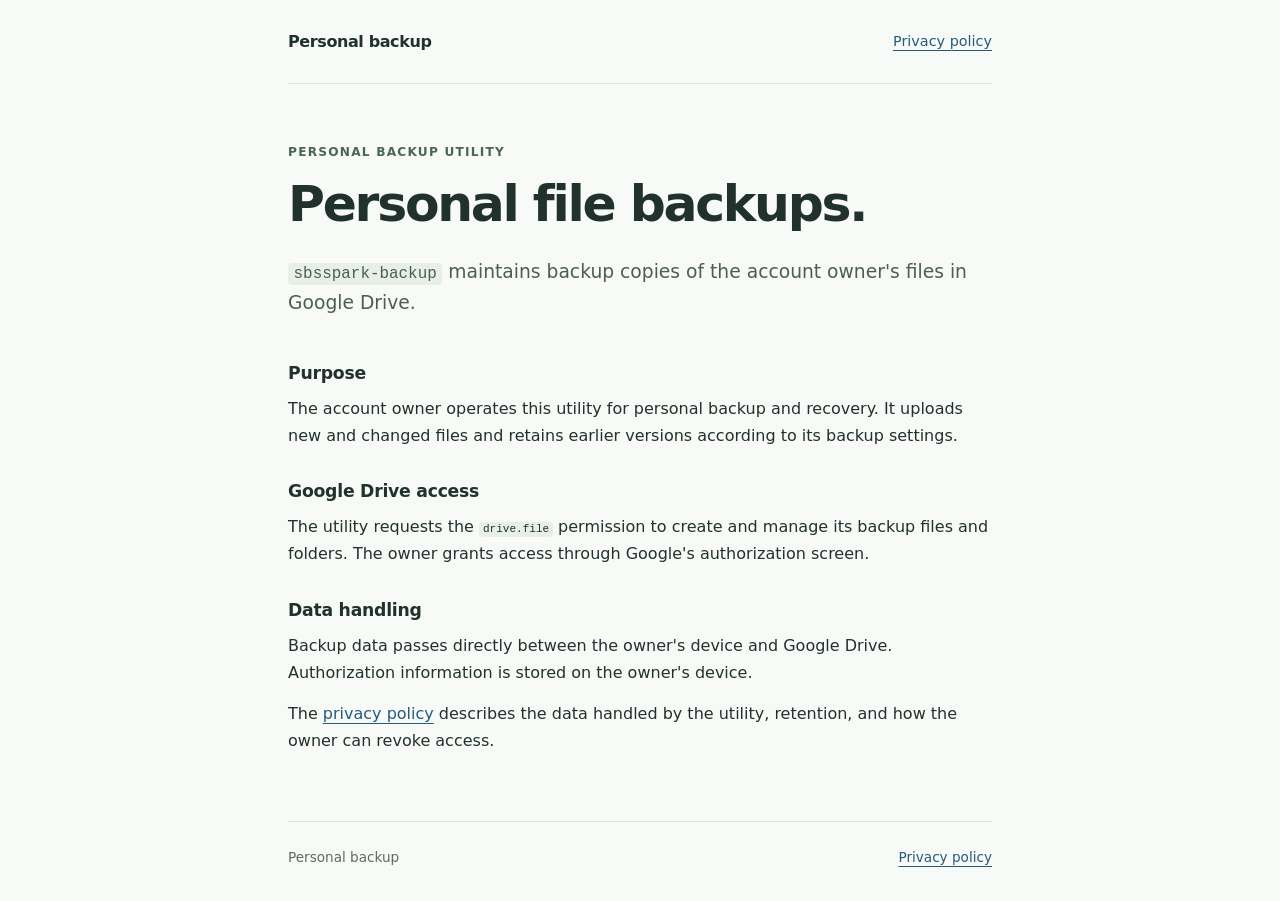
<file: index.html>
<!doctype html>
<html lang="en">
<head>
  <meta charset="utf-8">
  <meta name="viewport" content="width=device-width, initial-scale=1">
  <meta name="description" content="A personal utility for backing up files to Google Drive.">
  <meta name="robots" content="noindex">
  <title>Personal backup utility</title>
  <link rel="stylesheet" href="style.css">
</head>
<body>
  <a class="skip-link" href="#main">Skip to content</a>
  <header class="site-header">
    <a class="wordmark" href="./" aria-current="page">Personal backup</a>
    <nav aria-label="Main navigation"><a href="privacy.html">Privacy policy</a></nav>
  </header>
  <main id="main">
    <p class="eyebrow">Personal backup utility</p>
    <h1>Personal file backups.</h1>
    <p class="lead"><code>sbsspark-backup</code> maintains backup copies of the account owner's files in Google Drive.</p>
    <section aria-labelledby="purpose">
      <h2 id="purpose">Purpose</h2>
      <p>The account owner operates this utility for personal backup and recovery. It uploads new and changed files and retains earlier versions according to its backup settings.</p>
    </section>
    <section aria-labelledby="access">
      <h2 id="access">Google Drive access</h2>
      <p>The utility requests the <code>drive.file</code> permission to create and manage its backup files and folders. The owner grants access through Google's authorization screen.</p>
    </section>
    <section aria-labelledby="handling">
      <h2 id="handling">Data handling</h2>
      <p>Backup data passes directly between the owner's device and Google Drive. Authorization information is stored on the owner's device.</p>
      <p>The <a href="privacy.html">privacy policy</a> describes the data handled by the utility, retention, and how the owner can revoke access.</p>
    </section>
  </main>
  <footer><span>Personal backup</span><a href="privacy.html">Privacy policy</a></footer>
</body>
</html>
</file>
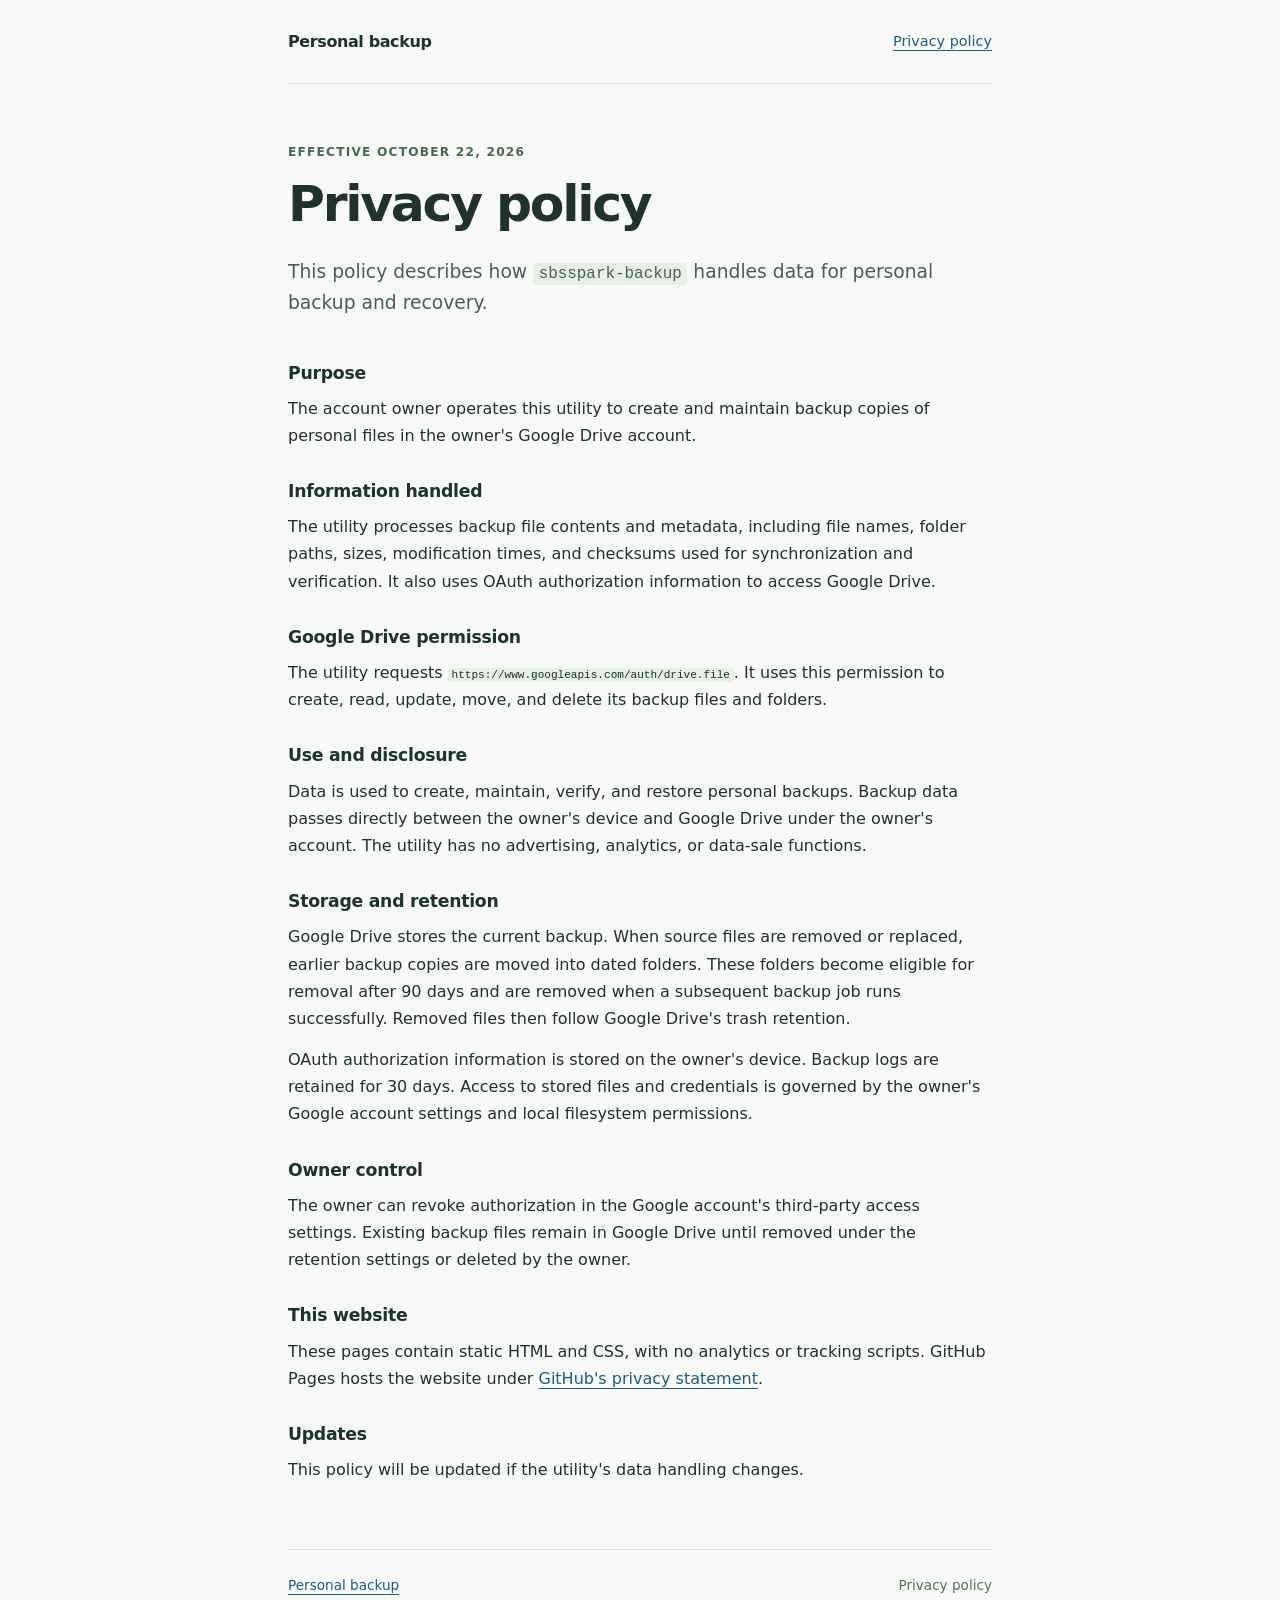
<file: privacy.html>
<!doctype html>
<html lang="en">
<head>
  <meta charset="utf-8">
  <meta name="viewport" content="width=device-width, initial-scale=1">
  <meta name="description" content="Privacy policy for a personal Google Drive backup utility.">
  <meta name="robots" content="noindex">
  <title>Privacy policy · Personal backup utility</title>
  <link rel="stylesheet" href="style.css">
</head>
<body>
  <a class="skip-link" href="#main">Skip to content</a>
  <header class="site-header">
    <a class="wordmark" href="./">Personal backup</a>
    <nav aria-label="Main navigation"><a href="privacy.html" aria-current="page">Privacy policy</a></nav>
  </header>
  <main id="main">
    <p class="eyebrow">Effective October 22, 2026</p>
    <h1>Privacy policy</h1>
    <p class="lead">This policy describes how <code>sbsspark-backup</code> handles data for personal backup and recovery.</p>
    <section aria-labelledby="purpose">
      <h2 id="purpose">Purpose</h2>
      <p>The account owner operates this utility to create and maintain backup copies of personal files in the owner's Google Drive account.</p>
    </section>
    <section aria-labelledby="information">
      <h2 id="information">Information handled</h2>
      <p>The utility processes backup file contents and metadata, including file names, folder paths, sizes, modification times, and checksums used for synchronization and verification. It also uses OAuth authorization information to access Google Drive.</p>
    </section>
    <section aria-labelledby="permission">
      <h2 id="permission">Google Drive permission</h2>
      <p>The utility requests <code>https://www.googleapis.com/auth/drive.file</code>. It uses this permission to create, read, update, move, and delete its backup files and folders.</p>
    </section>
    <section aria-labelledby="use">
      <h2 id="use">Use and disclosure</h2>
      <p>Data is used to create, maintain, verify, and restore personal backups. Backup data passes directly between the owner's device and Google Drive under the owner's account. The utility has no advertising, analytics, or data-sale functions.</p>
    </section>
    <section aria-labelledby="storage">
      <h2 id="storage">Storage and retention</h2>
      <p>Google Drive stores the current backup. When source files are removed or replaced, earlier backup copies are moved into dated folders. These folders become eligible for removal after 90 days and are removed when a subsequent backup job runs successfully. Removed files then follow Google Drive's trash retention.</p>
      <p>OAuth authorization information is stored on the owner's device. Backup logs are retained for 30 days. Access to stored files and credentials is governed by the owner's Google account settings and local filesystem permissions.</p>
    </section>
    <section aria-labelledby="control">
      <h2 id="control">Owner control</h2>
      <p>The owner can revoke authorization in the Google account's third-party access settings. Existing backup files remain in Google Drive until removed under the retention settings or deleted by the owner.</p>
    </section>
    <section aria-labelledby="website">
      <h2 id="website">This website</h2>
      <p>These pages contain static HTML and CSS, with no analytics or tracking scripts. GitHub Pages hosts the website under <a href="https://docs.github.com/en/site-policy/privacy-policies/github-general-privacy-statement">GitHub's privacy statement</a>.</p>
    </section>
    <section aria-labelledby="updates">
      <h2 id="updates">Updates</h2>
      <p>This policy will be updated if the utility's data handling changes.</p>
    </section>
  </main>
  <footer><a href="./">Personal backup</a><span>Privacy policy</span></footer>
</body>
</html>
</file>
<file: style.css>
:root {
  color-scheme: light;
  font-family: ui-sans-serif, system-ui, -apple-system, BlinkMacSystemFont, "Segoe UI", sans-serif;
  color: #21312c;
  background: #f8faf7;
  line-height: 1.7;
  font-synthesis: none;
  text-rendering: optimizeLegibility;
  -webkit-font-smoothing: antialiased;
}
* { box-sizing: border-box; }
body { max-width: 760px; margin: 0 auto; padding: 0 28px; }
a { color: #245b7d; text-underline-offset: 4px; }
a:hover { color: #173e56; }
a:focus-visible { outline: 3px solid #347e5c; outline-offset: 5px; }
.skip-link { position: absolute; top: -100px; padding: 8px 16px; background: white; }
.skip-link:focus { top: 12px; }
.site-header { display: flex; justify-content: space-between; align-items: center; gap: 20px; padding: 28px 0; border-bottom: 1px solid #dce4db; }
.wordmark { color: #21312c; font-weight: 700; text-decoration: none; letter-spacing: -.025em; }
nav { font-size: .9rem; }
main { padding: 58px 0 36px; }
.eyebrow { color: #4a6657; font-size: .76rem; font-weight: 650; letter-spacing: .1em; text-transform: uppercase; margin: 0 0 12px; }
h1 { font-size: clamp(2.1rem, 6vw, 3.15rem); line-height: 1.15; letter-spacing: -.045em; font-weight: 650; margin: 0 0 24px; }
.lead { color: #4d5d54; font-size: 1.17rem; line-height: 1.65; margin: 0 0 42px; }
section { margin: 0 0 30px; }
h2 { font-size: 1.08rem; line-height: 1.4; letter-spacing: -.015em; margin: 0 0 10px; }
p { margin: 0 0 14px; }
code { font-size: .85em; background: #e8efe6; border-radius: 4px; padding: .12em .35em; overflow-wrap: anywhere; }
.contact { background: #e8efe2; border-left: 3px solid #7a9b6d; margin: 42px 0 0; padding: 22px 24px 10px; border-radius: 0 8px 8px 0; }
footer { display: flex; justify-content: space-between; gap: 20px; padding: 24px 0 32px; border-top: 1px solid #dce4db; color: #5c6c60; font-size: .85rem; }
@media (max-width: 480px) {
  body { padding: 0 20px; }
  .site-header { padding: 22px 0; gap: 12px; }
  .wordmark { font-size: .95rem; }
  nav { font-size: .8rem; }
  main { padding-top: 40px; }
  .lead { font-size: 1.08rem; }
}
</file>
